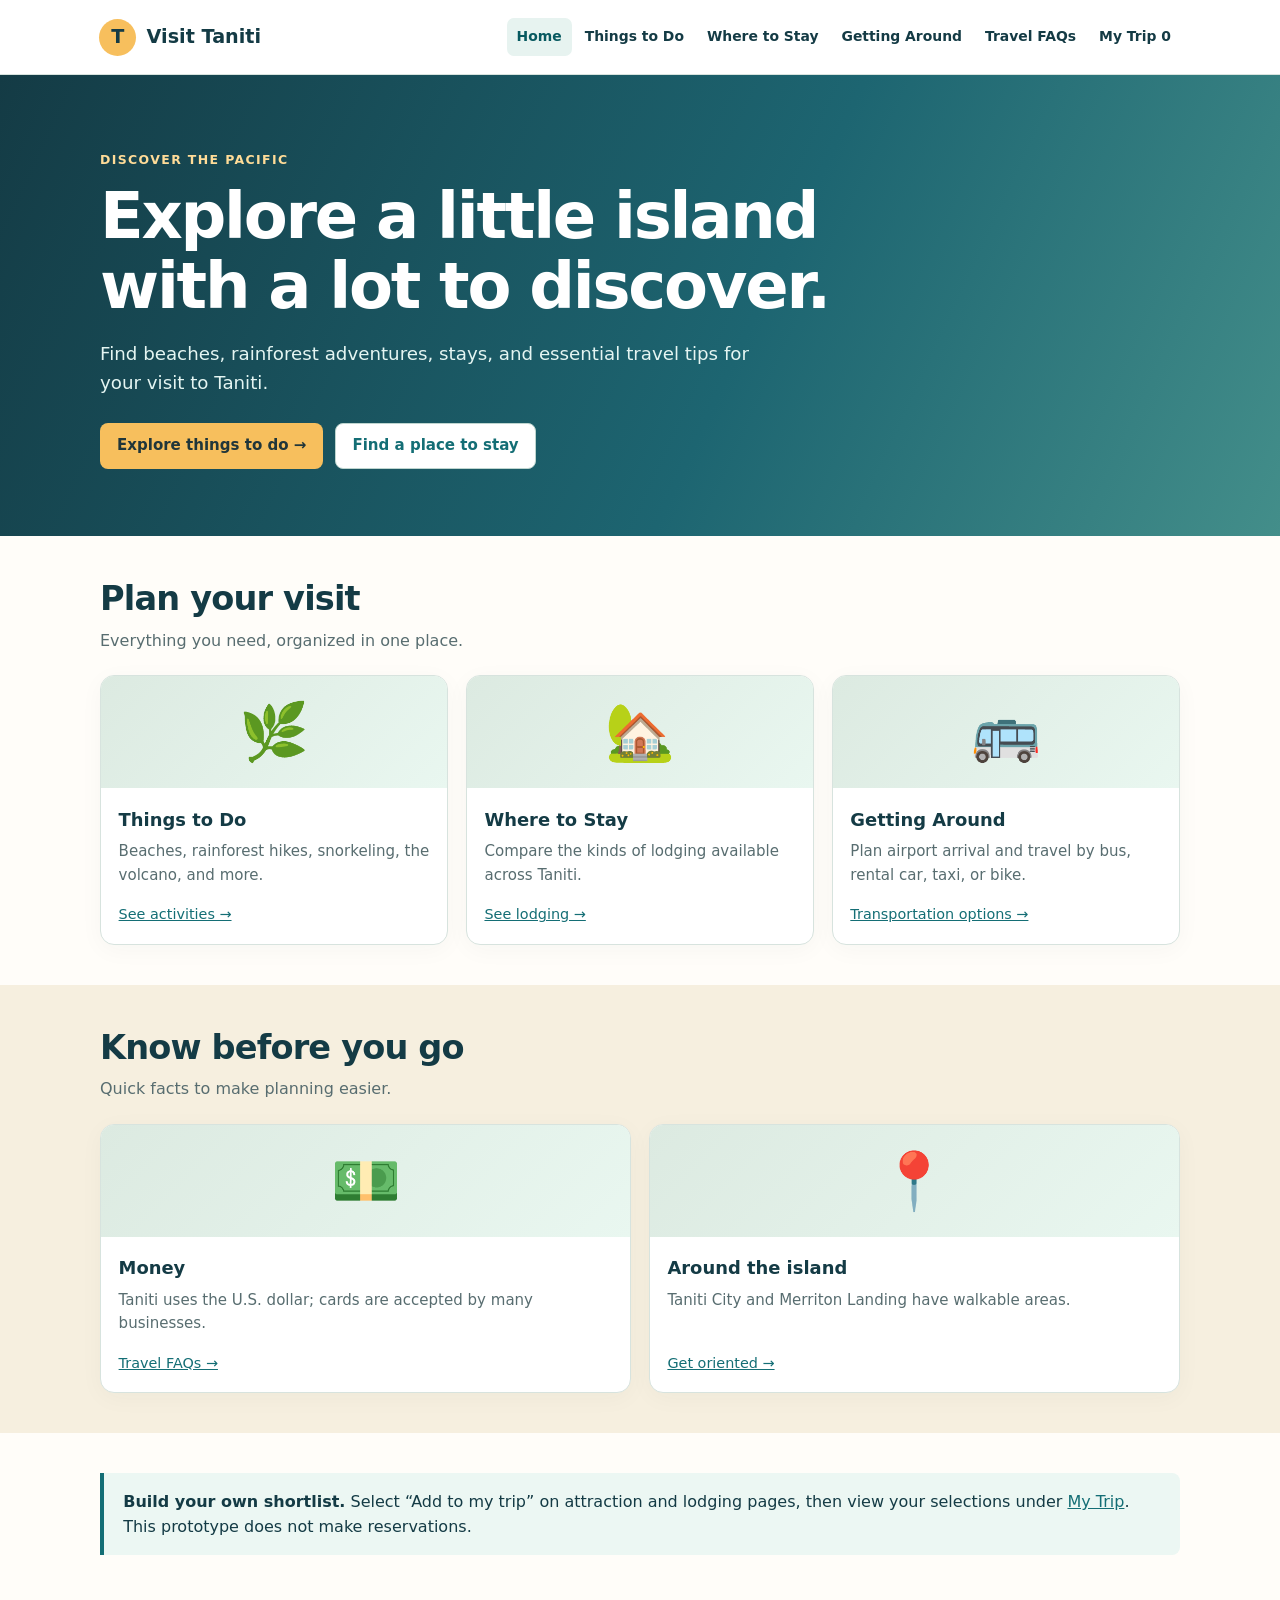
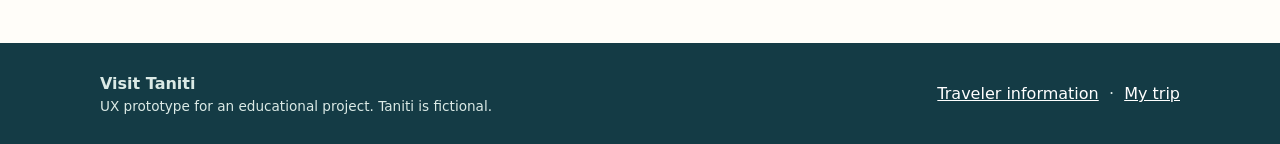
<file: index.html>
<!DOCTYPE html><html lang="en"><head><meta charset="utf-8"><meta name="viewport" content="width=device-width,initial-scale=1"><meta name="description" content="Explore Taniti attractions, lodging, transportation and practical travel information."><title>Home | Visit Taniti</title><link rel="stylesheet" href="styles.css"><script src="script.js" defer></script></head><body><a class="skip" href="#main">Skip to main content</a><header class="mast"><div class="mast-inner"><a class="brand" href="index.html"><span class="brandmark" aria-hidden="true">T</span> Visit Taniti</a><button class="menu-toggle" id="menu-toggle" aria-controls="nav" aria-expanded="false">Menu</button><nav id="nav" class="nav" aria-label="Main navigation"><a href="index.html" aria-current="page">Home</a><a href="activities.html">Things to Do</a><a href="stays.html">Where to Stay</a><a href="transport.html">Getting Around</a><a href="faq.html">Travel FAQs</a><a href="my-trip.html">My Trip <span data-plan-count aria-label="number of saved options">0</span></a></nav></div></header><main id="main"><section class="hero"><div class="wrap"><div class="eyebrow">Discover the Pacific</div><h1>Explore a little island with a lot to discover.</h1><p>Find beaches, rainforest adventures, stays, and essential travel tips for your visit to Taniti.</p><div class="actions"><a class="button" href="activities.html">Explore things to do →</a><a class="button-alt" href="stays.html">Find a place to stay</a></div></div></section><section class="wrap"><div class="section-head"><div><h2>Plan your visit</h2><p>Everything you need, organized in one place.</p></div></div><div class="grid"><article class="tile"><div class="art" aria-hidden="true">🌿</div><div class="tile-body"><h3>Things to Do</h3><p>Beaches, rainforest hikes, snorkeling, the volcano, and more.</p><div class="tile-links"><a href="activities.html">See activities →</a></div></div></article><article class="tile"><div class="art" aria-hidden="true">🏡</div><div class="tile-body"><h3>Where to Stay</h3><p>Compare the kinds of lodging available across Taniti.</p><div class="tile-links"><a href="stays.html">See lodging →</a></div></div></article><article class="tile"><div class="art" aria-hidden="true">🚌</div><div class="tile-body"><h3>Getting Around</h3><p>Plan airport arrival and travel by bus, rental car, taxi, or bike.</p><div class="tile-links"><a href="transport.html">Transportation options →</a></div></div></article></div></section><section class="band"><div class="wrap"><div class="section-head"><div><h2>Know before you go</h2><p>Quick facts to make planning easier.</p></div></div><div class="grid two"><article class="tile"><div class="art" aria-hidden="true">💵</div><div class="tile-body"><h3>Money</h3><p>Taniti uses the U.S. dollar; cards are accepted by many businesses.</p><div class="tile-links"><a href="faq.html#money">Travel FAQs →</a></div></div></article><article class="tile"><div class="art" aria-hidden="true">📍</div><div class="tile-body"><h3>Around the island</h3><p>Taniti City and Merriton Landing have walkable areas.</p><div class="tile-links"><a href="transport.html">Get oriented →</a></div></div></article></div></div></section><section class="wrap"><div class="notice"><strong>Build your own shortlist.</strong> Select “Add to my trip” on attraction and lodging pages, then view your selections under <a href="my-trip.html">My Trip</a>. This prototype does not make reservations.</div></section></main><footer class="footer"><div class="wrap"><div><strong>Visit Taniti</strong><div class="fineprint" style="color:#dbeae6">UX prototype for an educational project. Taniti is fictional.</div></div><div><a href="faq.html">Traveler information</a> &nbsp;·&nbsp; <a href="my-trip.html">My trip</a></div></div></footer><div class="toast" role="status" aria-live="polite"></div></body></html>
</file>
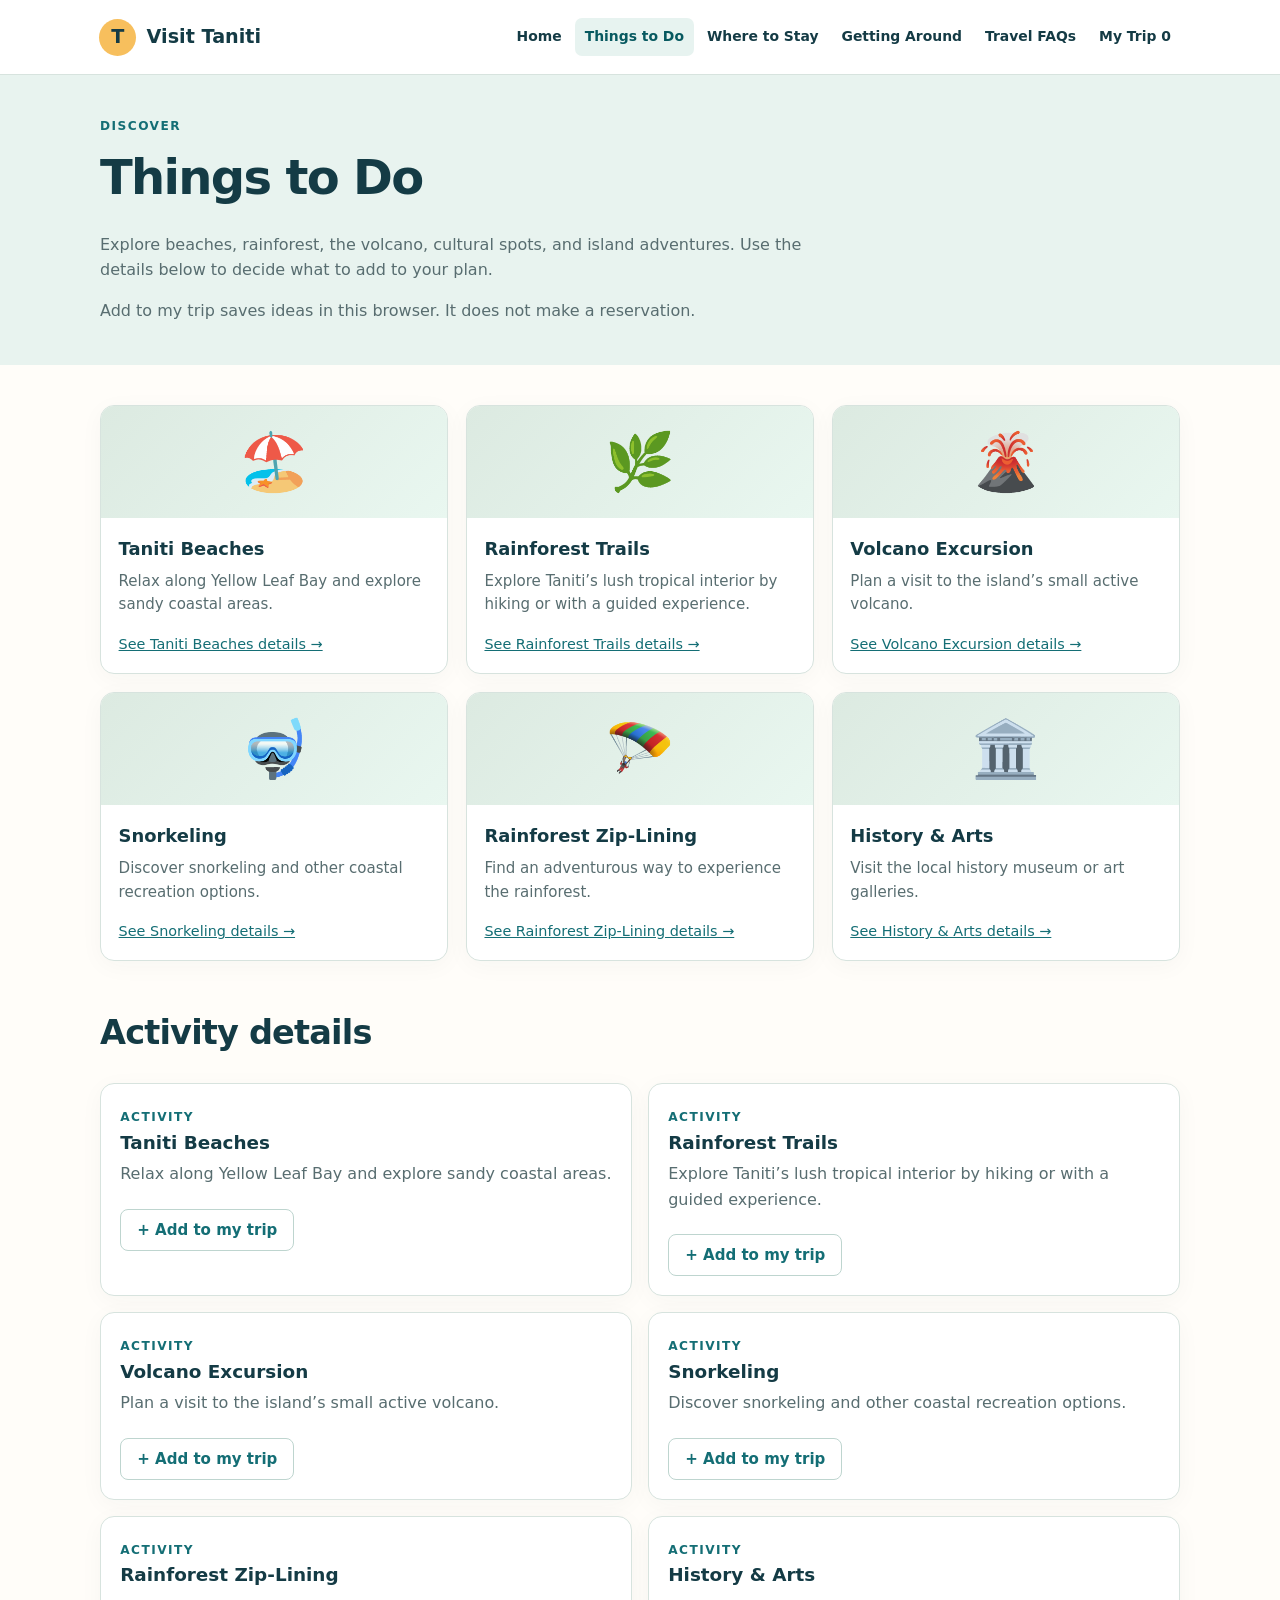
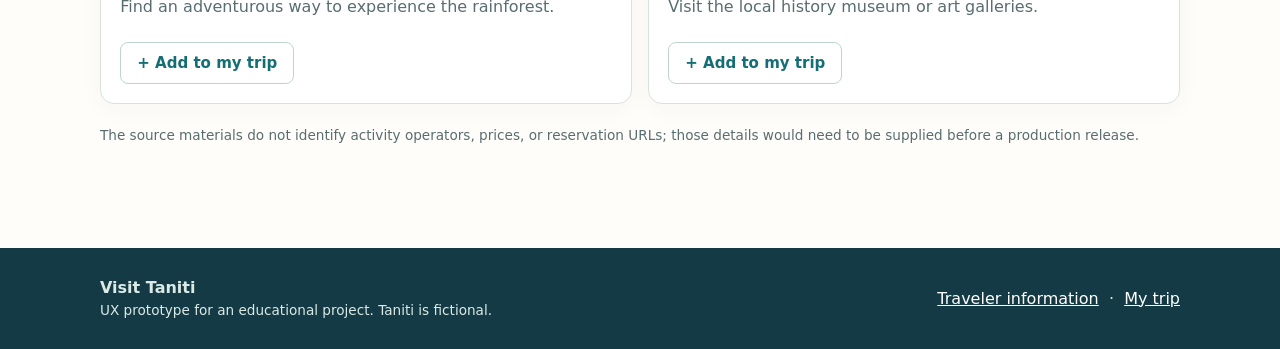
<file: activities.html>
<!DOCTYPE html>
<html lang="en"><head><meta charset="utf-8"/><meta content="width=device-width,initial-scale=1" name="viewport"/><meta content="See attractions and activities available on Taniti." name="description"/><title>Things to Do | Visit Taniti</title><link href="styles.css" rel="stylesheet"/><script defer="" src="script.js"></script></head><body><a class="skip" href="#main">Skip to main content</a><header class="mast"><div class="mast-inner"><a class="brand" href="index.html"><span aria-hidden="true" class="brandmark">T</span> Visit Taniti</a><button aria-controls="nav" aria-expanded="false" class="menu-toggle" id="menu-toggle">Menu</button><nav aria-label="Main navigation" class="nav" id="nav"><a href="index.html">Home</a><a aria-current="page" href="activities.html">Things to Do</a><a href="stays.html">Where to Stay</a><a href="transport.html">Getting Around</a><a href="faq.html">Travel FAQs</a><a href="my-trip.html">My Trip <span aria-label="number of saved options" data-plan-count="">0</span></a></nav></div></header><main id="main"><section class="page-intro"><div class="wrap"><div class="small-caps">Discover</div><h1>Things to Do</h1><p>Explore beaches, rainforest, the volcano, cultural spots, and island adventures. Use the details below to decide what to add to your plan.</p><p class="subtle">Add to my trip saves ideas in this browser. It does not make a reservation.</p></div></section><div class="wrap"><div class="grid"><article class="tile"><div aria-hidden="true" class="art">🏖️</div><div class="tile-body"><h3>Taniti Beaches</h3><p>Relax along Yellow Leaf Bay and explore sandy coastal areas.</p><div class="tile-links"><a href="#beaches">See Taniti Beaches details →</a></div></div></article><article class="tile"><div aria-hidden="true" class="art">🌿</div><div class="tile-body"><h3>Rainforest Trails</h3><p>Explore Taniti’s lush tropical interior by hiking or with a guided experience.</p><div class="tile-links"><a href="#rainforest">See Rainforest Trails details →</a></div></div></article><article class="tile"><div aria-hidden="true" class="art">🌋</div><div class="tile-body"><h3>Volcano Excursion</h3><p>Plan a visit to the island’s small active volcano.</p><div class="tile-links"><a href="#volcano">See Volcano Excursion details →</a></div></div></article><article class="tile"><div aria-hidden="true" class="art">🤿</div><div class="tile-body"><h3>Snorkeling</h3><p>Discover snorkeling and other coastal recreation options.</p><div class="tile-links"><a href="#snorkeling">See Snorkeling details →</a></div></div></article><article class="tile"><div aria-hidden="true" class="art">🪂</div><div class="tile-body"><h3>Rainforest Zip-Lining</h3><p>Find an adventurous way to experience the rainforest.</p><div class="tile-links"><a href="#zipline">See Rainforest Zip-Lining details →</a></div></div></article><article class="tile"><div aria-hidden="true" class="art">🏛️</div><div class="tile-body"><h3>History &amp; Arts</h3><p>Visit the local history museum or art galleries.</p><div class="tile-links"><a href="#culture">See History &amp; Arts details →</a></div></div></article></div><div class="section-head" style="margin-top:3rem"><h2>Activity details</h2></div><div class="detail-list"><article class="panel detail" id="beaches"><span class="small-caps">Activity</span><h3>Taniti Beaches</h3><p>Relax along Yellow Leaf Bay and explore sandy coastal areas.</p><button class="button-alt" data-add="Beach afternoon" type="button">+ Add to my trip</button></article><article class="panel detail" id="rainforest"><span class="small-caps">Activity</span><h3>Rainforest Trails</h3><p>Explore Taniti’s lush tropical interior by hiking or with a guided experience.</p><button class="button-alt" data-add="Rainforest hike" type="button">+ Add to my trip</button></article><article class="panel detail" id="volcano"><span class="small-caps">Activity</span><h3>Volcano Excursion</h3><p>Plan a visit to the island’s small active volcano.</p><button class="button-alt" data-add="Volcano sightseeing" type="button">+ Add to my trip</button></article><article class="panel detail" id="snorkeling"><span class="small-caps">Activity</span><h3>Snorkeling</h3><p>Discover snorkeling and other coastal recreation options.</p><button class="button-alt" data-add="Snorkeling" type="button">+ Add to my trip</button></article><article class="panel detail" id="zipline"><span class="small-caps">Activity</span><h3>Rainforest Zip-Lining</h3><p>Find an adventurous way to experience the rainforest.</p><button class="button-alt" data-add="Zip-lining" type="button">+ Add to my trip</button></article><article class="panel detail" id="culture"><span class="small-caps">Activity</span><h3>History &amp; Arts</h3><p>Visit the local history museum or art galleries.</p><button class="button-alt" data-add="Museum or galleries" type="button">+ Add to my trip</button></article></div><p class="fineprint" style="margin-top:1.3rem">The source materials do not identify activity operators, prices, or reservation URLs; those details would need to be supplied before a production release.</p></div></main><footer class="footer"><div class="wrap"><div><strong>Visit Taniti</strong><div class="fineprint" style="color:#dbeae6">UX prototype for an educational project. Taniti is fictional.</div></div><div><a href="faq.html">Traveler information</a>  ·  <a href="my-trip.html">My trip</a></div></div></footer><div aria-live="polite" class="toast" role="status"></div></body></html>
</file>
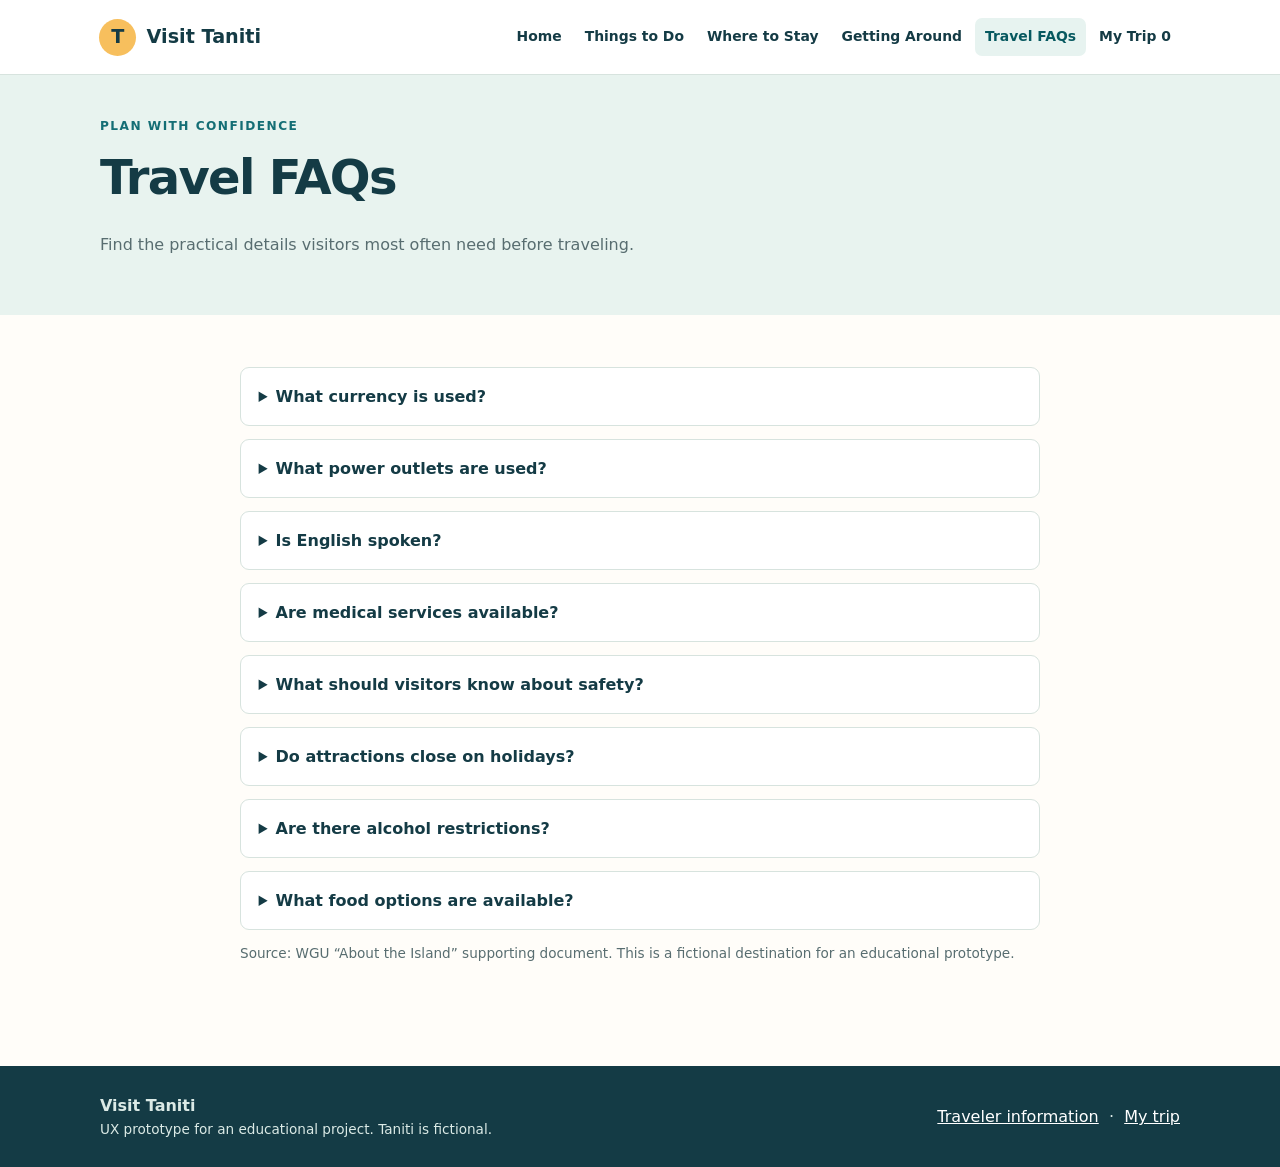
<file: faq.html>
<!DOCTYPE html><html lang="en"><head><meta charset="utf-8"><meta name="viewport" content="width=device-width,initial-scale=1"><meta name="description" content="Frequently asked questions about currency, electrical outlets, medical care, languages and more on Taniti."><title>Travel FAQs | Visit Taniti</title><link rel="stylesheet" href="styles.css"><script src="script.js" defer></script></head><body><a class="skip" href="#main">Skip to main content</a><header class="mast"><div class="mast-inner"><a class="brand" href="index.html"><span class="brandmark" aria-hidden="true">T</span> Visit Taniti</a><button class="menu-toggle" id="menu-toggle" aria-controls="nav" aria-expanded="false">Menu</button><nav id="nav" class="nav" aria-label="Main navigation"><a href="index.html">Home</a><a href="activities.html">Things to Do</a><a href="stays.html">Where to Stay</a><a href="transport.html">Getting Around</a><a href="faq.html" aria-current="page">Travel FAQs</a><a href="my-trip.html">My Trip <span data-plan-count aria-label="number of saved options">0</span></a></nav></div></header><main id="main"><section class="page-intro"><div class="wrap"><div class="small-caps">Plan with confidence</div><h1>Travel FAQs</h1><p>Find the practical details visitors most often need before traveling.</p></div></section><section class="wrap narrow"><div class="faq-list"><details id="money"><summary>What currency is used?</summary><p>The U.S. dollar is Taniti’s currency. Some businesses accept euros and yen, and many accept major credit cards.</p></details><details id="electricity"><summary>What power outlets are used?</summary><p>Power outlets are 120 volts, the same voltage as in the United States.</p></details><details id="language"><summary>Is English spoken?</summary><p>Many younger Tanitians speak fluent English. English is less common among older residents in rural areas.</p></details><details id="health"><summary>Are medical services available?</summary><p>Taniti has one hospital and several clinics. Many hospital employees speak multiple languages.</p></details><details id="safety"><summary>What should visitors know about safety?</summary><p>Violent crime is rare, but reports of pickpocketing and other petty crimes have increased as tourism grows.</p></details><details id="holiday"><summary>Do attractions close on holidays?</summary><p>Yes. Taniti has many national holidays, and some attractions and restaurants close on those days.</p></details><details id="alcohol"><summary>Are there alcohol restrictions?</summary><p>Alcohol cannot be sold or served from midnight to 9 a.m. The legal drinking age is 18.</p></details><details id="food"><summary>What food options are available?</summary><p>Taniti has ten restaurants: five mostly local fish and rice, three American-style, and two Pan-Asian restaurants.</p></details></div><p class="fineprint">Source: WGU “About the Island” supporting document. This is a fictional destination for an educational prototype.</p></section></main><footer class="footer"><div class="wrap"><div><strong>Visit Taniti</strong><div class="fineprint" style="color:#dbeae6">UX prototype for an educational project. Taniti is fictional.</div></div><div><a href="faq.html">Traveler information</a> &nbsp;·&nbsp; <a href="my-trip.html">My trip</a></div></div></footer><div class="toast" role="status" aria-live="polite"></div></body></html>
</file>
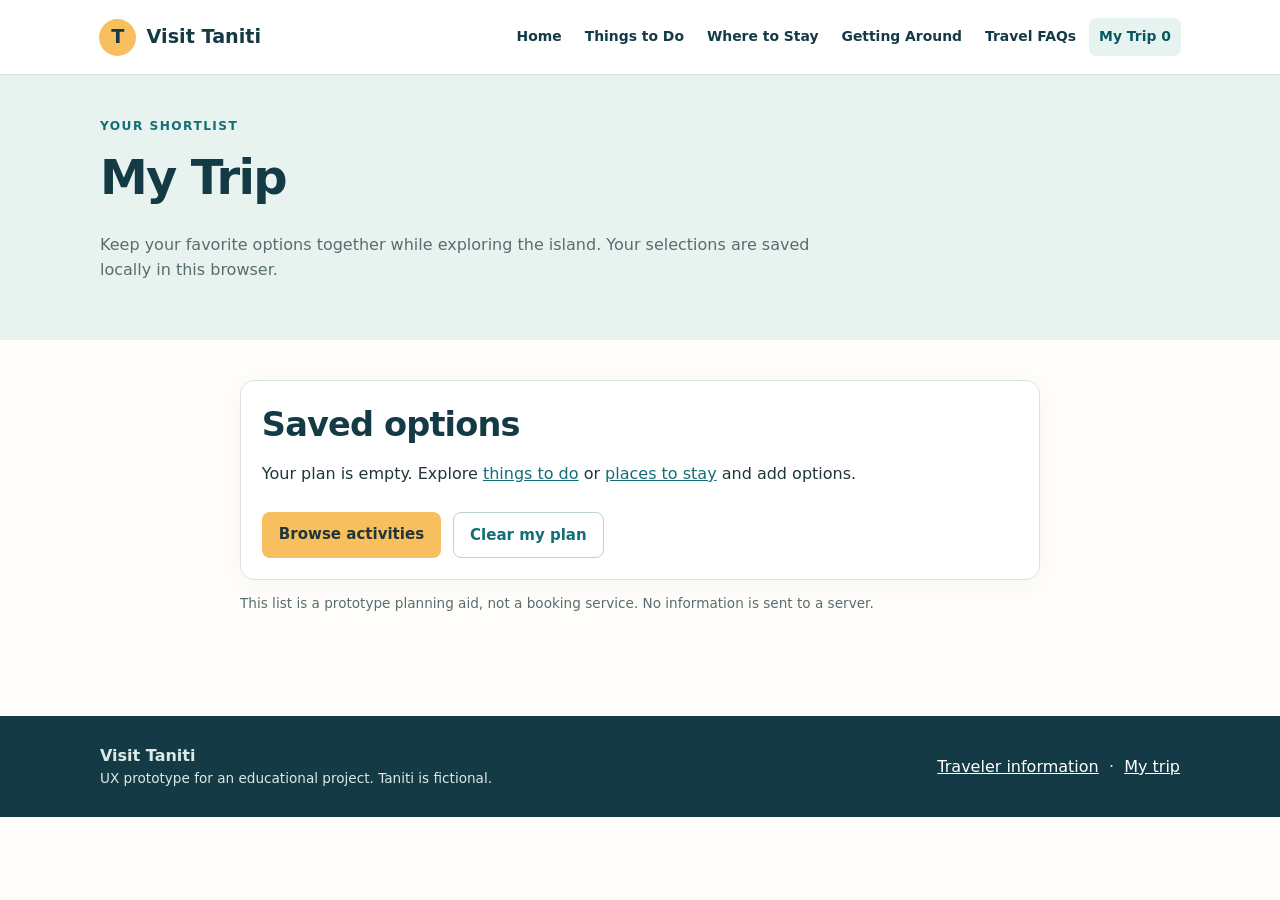
<file: my-trip.html>
<!DOCTYPE html><html lang="en"><head><meta charset="utf-8"><meta name="viewport" content="width=device-width,initial-scale=1"><meta name="description" content="Review your saved Taniti trip activities and lodging preferences."><title>My Trip | Visit Taniti</title><link rel="stylesheet" href="styles.css"><script src="script.js" defer></script></head><body><a class="skip" href="#main">Skip to main content</a><header class="mast"><div class="mast-inner"><a class="brand" href="index.html"><span class="brandmark" aria-hidden="true">T</span> Visit Taniti</a><button class="menu-toggle" id="menu-toggle" aria-controls="nav" aria-expanded="false">Menu</button><nav id="nav" class="nav" aria-label="Main navigation"><a href="index.html">Home</a><a href="activities.html">Things to Do</a><a href="stays.html">Where to Stay</a><a href="transport.html">Getting Around</a><a href="faq.html">Travel FAQs</a><a href="my-trip.html" aria-current="page">My Trip <span data-plan-count aria-label="number of saved options">0</span></a></nav></div></header><main id="main"><section class="page-intro"><div class="wrap"><div class="small-caps">Your shortlist</div><h1>My Trip</h1><p>Keep your favorite options together while exploring the island. Your selections are saved locally in this browser.</p></div></section><section class="wrap narrow"><div class="panel" style="padding:1.3rem"><h2>Saved options</h2><div id="trip-items"><p>Your plan is empty. Explore <a href="activities.html">things to do</a> or <a href="stays.html">places to stay</a>.</p></div><div class="actions"><a href="activities.html" class="button">Browse activities</a><button id="clear-trip" class="button-alt" type="button">Clear my plan</button></div></div><p class="fineprint">This list is a prototype planning aid, not a booking service. No information is sent to a server.</p></section></main><footer class="footer"><div class="wrap"><div><strong>Visit Taniti</strong><div class="fineprint" style="color:#dbeae6">UX prototype for an educational project. Taniti is fictional.</div></div><div><a href="faq.html">Traveler information</a> &nbsp;·&nbsp; <a href="my-trip.html">My trip</a></div></div></footer><div class="toast" role="status" aria-live="polite"></div></body></html>
</file>
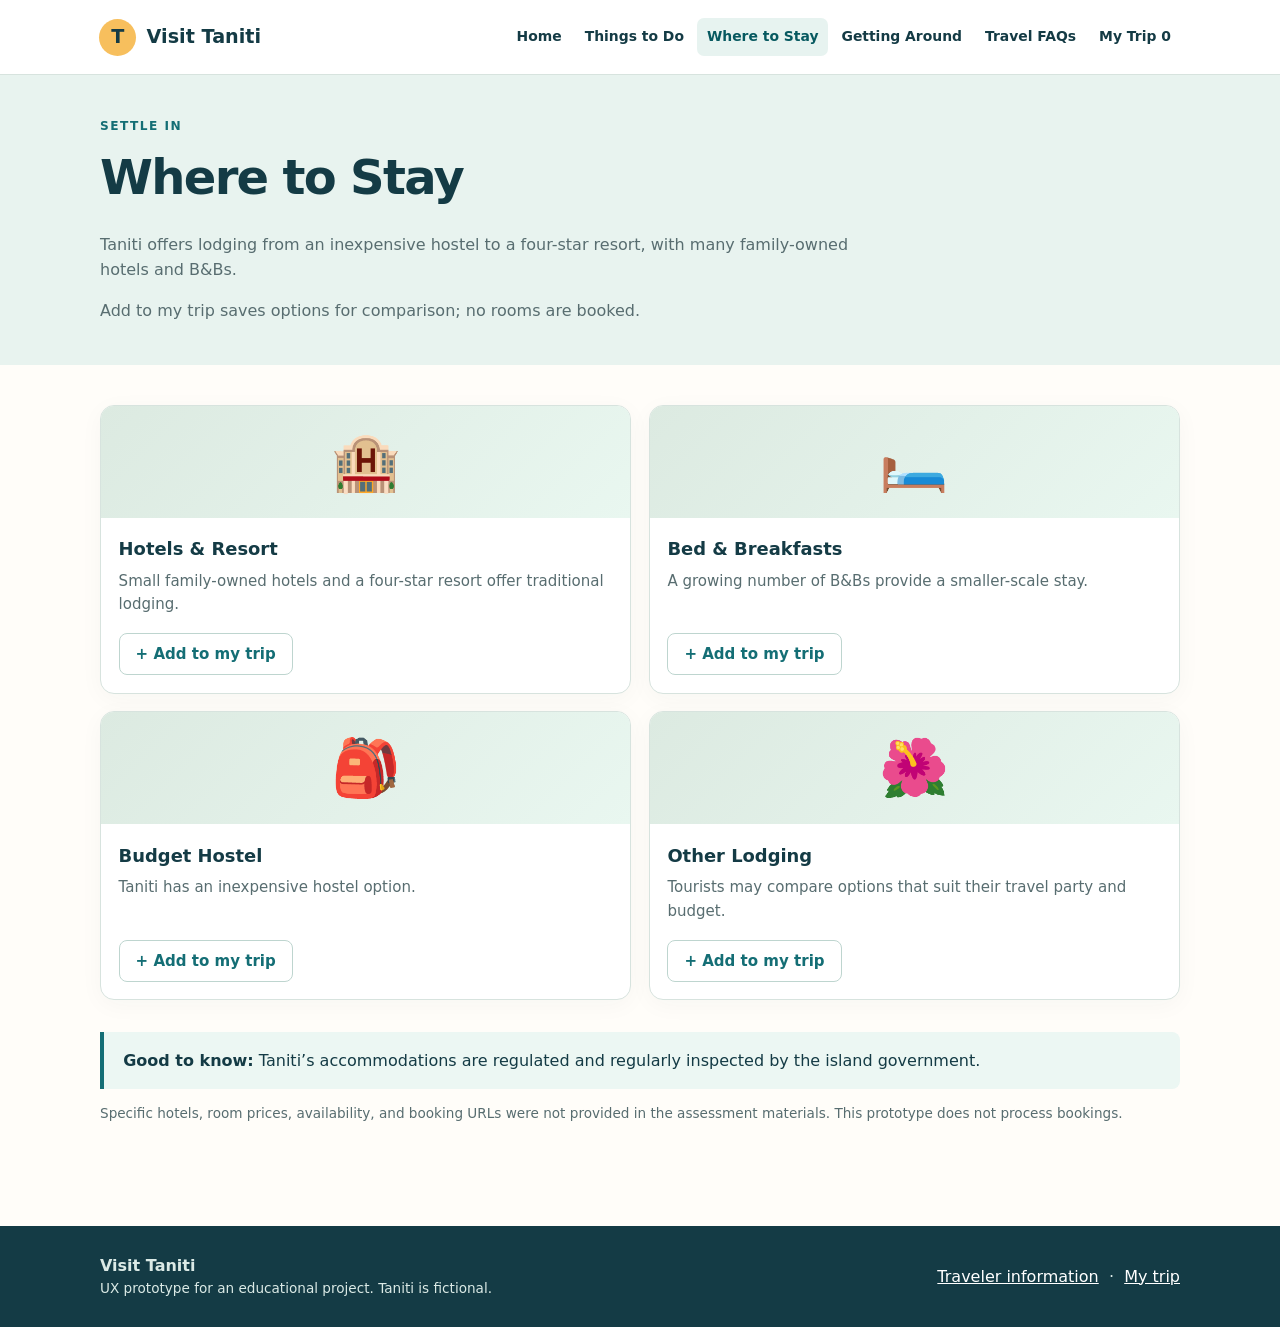
<file: stays.html>
<!DOCTYPE html>
<html lang="en"><head><meta charset="utf-8"/><meta content="width=device-width,initial-scale=1" name="viewport"/><meta content="Explore Taniti hotels, resort, bed and breakfasts and hostel lodging options." name="description"/><title>Where to Stay | Visit Taniti</title><link href="styles.css" rel="stylesheet"/><script defer="" src="script.js"></script></head><body><a class="skip" href="#main">Skip to main content</a><header class="mast"><div class="mast-inner"><a class="brand" href="index.html"><span aria-hidden="true" class="brandmark">T</span> Visit Taniti</a><button aria-controls="nav" aria-expanded="false" class="menu-toggle" id="menu-toggle">Menu</button><nav aria-label="Main navigation" class="nav" id="nav"><a href="index.html">Home</a><a href="activities.html">Things to Do</a><a aria-current="page" href="stays.html">Where to Stay</a><a href="transport.html">Getting Around</a><a href="faq.html">Travel FAQs</a><a href="my-trip.html">My Trip <span aria-label="number of saved options" data-plan-count="">0</span></a></nav></div></header><main id="main"><section class="page-intro"><div class="wrap"><div class="small-caps">Settle in</div><h1>Where to Stay</h1><p>Taniti offers lodging from an inexpensive hostel to a four-star resort, with many family-owned hotels and B&amp;Bs.</p><p class="subtle">Add to my trip saves options for comparison; no rooms are booked.</p></div></section><section class="wrap"><div class="grid two"><article class="tile"><div aria-hidden="true" class="art">🏨</div><div class="tile-body"><h3>Hotels &amp; Resort</h3><p>Small family-owned hotels and a four-star resort offer traditional lodging.</p><button class="button-alt" data-add="Hotel or resort" type="button">+ Add to my trip</button></div></article><article class="tile"><div aria-hidden="true" class="art">🛏️</div><div class="tile-body"><h3>Bed &amp; Breakfasts</h3><p>A growing number of B&amp;Bs provide a smaller-scale stay.</p><button class="button-alt" data-add="Bed &amp; breakfast" type="button">+ Add to my trip</button></div></article><article class="tile"><div aria-hidden="true" class="art">🎒</div><div class="tile-body"><h3>Budget Hostel</h3><p>Taniti has an inexpensive hostel option.</p><button class="button-alt" data-add="Hostel" type="button">+ Add to my trip</button></div></article><article class="tile"><div aria-hidden="true" class="art">🌺</div><div class="tile-body"><h3>Other Lodging</h3><p>Tourists may compare options that suit their travel party and budget.</p><button class="button-alt" data-add="Other lodging research" type="button">+ Add to my trip</button></div></article></div><div class="notice" style="margin-top:2rem"><strong>Good to know:</strong> Taniti’s accommodations are regulated and regularly inspected by the island government.</div><p class="fineprint">Specific hotels, room prices, availability, and booking URLs were not provided in the assessment materials. This prototype does not process bookings.</p></section></main><footer class="footer"><div class="wrap"><div><strong>Visit Taniti</strong><div class="fineprint" style="color:#dbeae6">UX prototype for an educational project. Taniti is fictional.</div></div><div><a href="faq.html">Traveler information</a>  ·  <a href="my-trip.html">My trip</a></div></div></footer><div aria-live="polite" class="toast" role="status"></div></body></html>
</file>
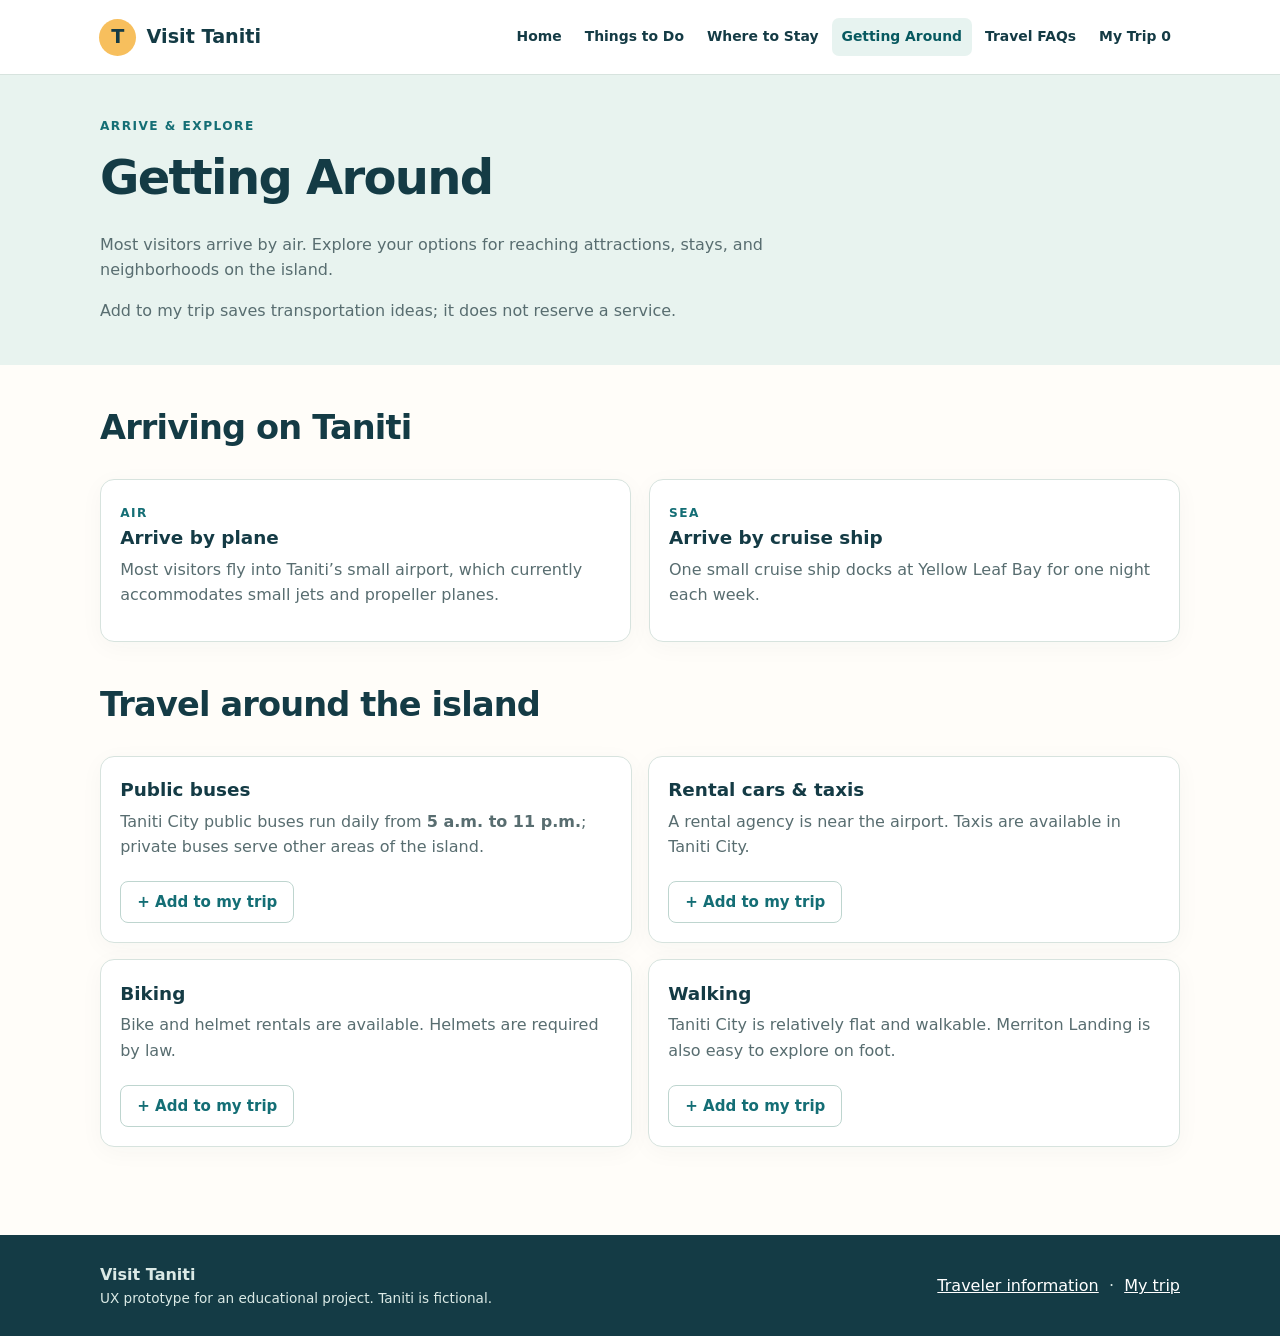
<file: transport.html>
<!DOCTYPE html>
<html lang="en"><head><meta charset="utf-8"/><meta content="width=device-width,initial-scale=1" name="viewport"/><meta content="Learn how to arrive on Taniti and travel around the island." name="description"/><title>Getting Around | Visit Taniti</title><link href="styles.css" rel="stylesheet"/><script defer="" src="script.js"></script></head><body><a class="skip" href="#main">Skip to main content</a><header class="mast"><div class="mast-inner"><a class="brand" href="index.html"><span aria-hidden="true" class="brandmark">T</span> Visit Taniti</a><button aria-controls="nav" aria-expanded="false" class="menu-toggle" id="menu-toggle">Menu</button><nav aria-label="Main navigation" class="nav" id="nav"><a href="index.html">Home</a><a href="activities.html">Things to Do</a><a href="stays.html">Where to Stay</a><a aria-current="page" href="transport.html">Getting Around</a><a href="faq.html">Travel FAQs</a><a href="my-trip.html">My Trip <span aria-label="number of saved options" data-plan-count="">0</span></a></nav></div></header><main id="main"><section class="page-intro"><div class="wrap"><div class="small-caps">Arrive &amp; explore</div><h1>Getting Around</h1><p>Most visitors arrive by air. Explore your options for reaching attractions, stays, and neighborhoods on the island.</p><p class="subtle">Add to my trip saves transportation ideas; it does not reserve a service.</p></div></section><section class="wrap"><div class="section-head"><h2>Arriving on Taniti</h2></div><div class="grid two"><article class="panel detail"><span class="small-caps">Air</span><h3>Arrive by plane</h3><p>Most visitors fly into Taniti’s small airport, which currently accommodates small jets and propeller planes.</p></article><article class="panel detail"><span class="small-caps">Sea</span><h3>Arrive by cruise ship</h3><p>One small cruise ship docks at Yellow Leaf Bay for one night each week.</p></article></div><div class="section-head" style="margin-top:2.5rem"><h2>Travel around the island</h2></div><div class="detail-list"><article class="panel detail"><h3>Public buses</h3><p>Taniti City public buses run daily from <strong>5 a.m. to 11 p.m.</strong>; private buses serve other areas of the island.</p><button class="button-alt" data-add="Bus transportation" type="button">+ Add to my trip</button></article><article class="panel detail"><h3>Rental cars &amp; taxis</h3><p>A rental agency is near the airport. Taxis are available in Taniti City.</p><button class="button-alt" data-add="Rental car research" type="button">+ Add to my trip</button></article><article class="panel detail"><h3>Biking</h3><p>Bike and helmet rentals are available. Helmets are required by law.</p><button class="button-alt" data-add="Bike rental" type="button">+ Add to my trip</button></article><article class="panel detail"><h3>Walking</h3><p>Taniti City is relatively flat and walkable. Merriton Landing is also easy to explore on foot.</p><button class="button-alt" data-add="Walking itinerary" type="button">+ Add to my trip</button></article></div></section></main><footer class="footer"><div class="wrap"><div><strong>Visit Taniti</strong><div class="fineprint" style="color:#dbeae6">UX prototype for an educational project. Taniti is fictional.</div></div><div><a href="faq.html">Traveler information</a>  ·  <a href="my-trip.html">My trip</a></div></div></footer><div aria-live="polite" class="toast" role="status"></div></body></html>
</file>
<file: styles.css>
:root{--navy:#143b45;--teal:#146e75;--sand:#f6efdf;--cream:#fffdf9;--ink:#20363a;--muted:#586d70;--line:#d7e3de;--yellow:#f7bf5d;--white:#fff;--focus:#b64812}
*{box-sizing:border-box}html{scroll-behavior:smooth;scroll-padding-top:6rem}body{margin:0;font-family:system-ui,-apple-system,BlinkMacSystemFont,"Segoe UI",sans-serif;color:var(--ink);background:var(--cream);line-height:1.57}a{color:var(--teal)}a:hover{text-decoration-thickness:2px}a:focus-visible,button:focus-visible,summary:focus-visible{outline:3px solid var(--focus);outline-offset:3px}.skip{position:absolute;left:-10000px;top:5px;background:#fff;padding:.7rem;z-index:999}.skip:focus{left:10px}.mast{background:#fff;border-bottom:1px solid var(--line);position:sticky;top:0;z-index:10}.mast-inner{max-width:1120px;margin:auto;padding:0 1.2rem;display:flex;justify-content:space-between;align-items:center;gap:1rem;min-height:74px}.brand{display:flex;align-items:center;gap:.65rem;text-decoration:none!important;color:var(--navy);font-size:1.2rem;font-weight:850;white-space:nowrap}.brandmark{display:inline-flex;align-items:center;justify-content:center;background:var(--yellow);color:var(--navy);width:37px;height:37px;border-radius:50%;font-weight:900}.nav{display:flex;align-items:center;gap:.2rem}.nav a{font-size:.87rem;font-weight:650;color:var(--navy);padding:.53rem .62rem;border-radius:7px;text-decoration:none;white-space:nowrap}.nav a[aria-current=page],.nav a:hover{background:#e7f3f0;color:#075960}.menu-toggle{display:none;border:1px solid var(--line);border-radius:7px;background:#fff;padding:.55rem .8rem;color:var(--navy);font-size:1rem}.hero{background:linear-gradient(115deg,#143b45 0%,#1d6571 58%,#438e8a 100%);color:#fff}.hero .wrap{padding:4.7rem 1.25rem 4.2rem}.wrap{max-width:1120px;margin:auto;padding:2.5rem 1.25rem}.narrow{max-width:840px}.eyebrow{font-size:.78rem;text-transform:uppercase;letter-spacing:.11em;font-weight:800;color:#ffdc98}.hero h1{font-size:clamp(2.2rem,5vw,4rem);line-height:1.1;max-width:750px;margin:.7rem 0 1.1rem;letter-spacing:-.035em}.hero p{max-width:660px;font-size:1.14rem;color:#e4f5f2}.hero-art{position:absolute;right:10%;top:120px;opacity:.12;font-size:9rem;pointer-events:none}.actions{display:flex;gap:.75rem;flex-wrap:wrap;margin-top:1.6rem}.button,.button-alt{display:inline-flex;align-items:center;justify-content:center;gap:.3rem;min-height:42px;border-radius:8px;font-weight:750;padding:.64rem 1rem;text-decoration:none!important;cursor:pointer;border:1px solid transparent;font-family:inherit;font-size:.94rem}.button{background:var(--yellow);color:#20363a}.button:hover{background:#ffe0a5}.button-alt{background:#fff;color:var(--teal);border-color:#bed5cf}.button-alt:hover{background:#eaf6f1}button.button-alt{border:1px solid #bed5cf}.section-head{display:flex;align-items:end;justify-content:space-between;gap:1rem;margin-bottom:1.4rem}.section-head h2,h2{font-size:clamp(1.55rem,3vw,2.1rem);line-height:1.2;color:var(--navy);letter-spacing:-.025em;margin:.2rem 0 .5rem}.section-head p,.subtle{color:var(--muted);margin:0}.grid{display:grid;grid-template-columns:repeat(3,minmax(0,1fr));gap:1.1rem}.grid.two{grid-template-columns:repeat(2,minmax(0,1fr))}.tile,.panel{background:#fff;border:1px solid var(--line);border-radius:14px;box-shadow:0 5px 25px #143b4509}.tile{overflow:hidden;display:flex;flex-direction:column}.art{height:112px;display:flex;align-items:center;justify-content:center;font-size:3.5rem;background:linear-gradient(135deg,#dceae1,#e9f7f0)}.tile-body{padding:1.1rem;flex:1;display:flex;flex-direction:column;align-items:flex-start}.tile h3{font-size:1.12rem;margin:0 0 .4rem;color:var(--navy)}.tile p{font-size:.94rem;color:var(--muted);margin:0 0 1rem;flex:1}.tile-links{display:flex;align-items:center;flex-wrap:wrap;gap:.8rem;font-size:.9rem;margin-top:auto}.pill{font-size:.74rem;font-weight:750;background:#e9f4ed;color:#26604e;border-radius:20px;padding:.24rem .55rem;display:inline-block;margin-bottom:.7rem}.band{background:var(--sand)}.notice{padding:1rem 1.2rem;border-left:4px solid var(--teal);background:#ecf7f3;border-radius:0 8px 8px 0;color:var(--navy)}.detail-list{display:grid;grid-template-columns:repeat(2,1fr);gap:1rem}.detail{padding:1.2rem}.detail h3{margin:0 0 .25rem;font-size:1.15rem;color:var(--navy)}.detail p{margin:.2rem 0 .9rem;color:var(--muted)}.detail .button-alt{margin-top:.5rem}.page-intro{background:#e8f3ef}.page-intro .wrap{padding-top:2.6rem;padding-bottom:2.6rem}.page-intro h1{font-size:clamp(2rem,4vw,3rem);letter-spacing:-.035em;color:var(--navy);margin:.3rem 0}.page-intro p{max-width:750px;color:var(--muted)}.small-caps{font-size:.76rem;letter-spacing:.12em;text-transform:uppercase;color:var(--teal);font-weight:850}.steps{counter-reset:steps}.step{counter-increment:steps;display:flex;gap:1rem;margin:1rem 0}.step:before{content:counter(steps);flex:none;width:30px;height:30px;border-radius:50%;background:#d7e9e3;color:var(--navy);display:grid;place-items:center;font-weight:800}.footer{background:var(--navy);color:#dbeae6;margin-top:3rem}.footer .wrap{display:flex;gap:1rem;align-items:center;justify-content:space-between;padding-top:1.7rem;padding-bottom:1.7rem}.footer a{color:#fff}.faq-list details{background:#fff;border:1px solid var(--line);border-radius:9px;padding:1rem 1.1rem;margin:.8rem 0}.faq-list summary{cursor:pointer;font-weight:750;color:var(--navy)}.faq-list details p{margin:.75rem 0 .1rem;color:var(--muted)}.trip-item{display:flex;align-items:center;justify-content:space-between;gap:1rem;padding:.9rem 0;border-bottom:1px solid var(--line)}.trip-item button{border:1px solid #b4d1c9;border-radius:7px;padding:.4rem .75rem;background:white;cursor:pointer}.trip-list{padding:0;list-style:none}.toast{position:fixed;bottom:1.3rem;right:1.3rem;padding:1rem 1.3rem;border-radius:10px;background:var(--navy);color:#fff;box-shadow:0 12px 35px #0002;z-index:30;opacity:0;transform:translateY(15px);transition:.2s;pointer-events:none}.toast.show{opacity:1;transform:translateY(0)}.fineprint{font-size:.85rem;color:var(--muted)}
@media(max-width:970px){.nav a{font-size:.8rem;padding:.4rem}.grid{grid-template-columns:repeat(2,minmax(0,1fr))}}
@media(max-width:680px){.mast-inner{flex-wrap:wrap;min-height:68px}.menu-toggle{display:block}.nav{display:none;width:100%;flex-direction:column;align-items:stretch;padding:0 0 .9rem}.nav.open{display:flex}.nav a{font-size:1rem;padding:.75rem}.grid,.grid.two,.detail-list{grid-template-columns:1fr}.hero .wrap{padding:3.4rem 1.2rem}.hero h1{font-size:2.6rem}.footer .wrap{align-items:flex-start;flex-direction:column}}
</file>
